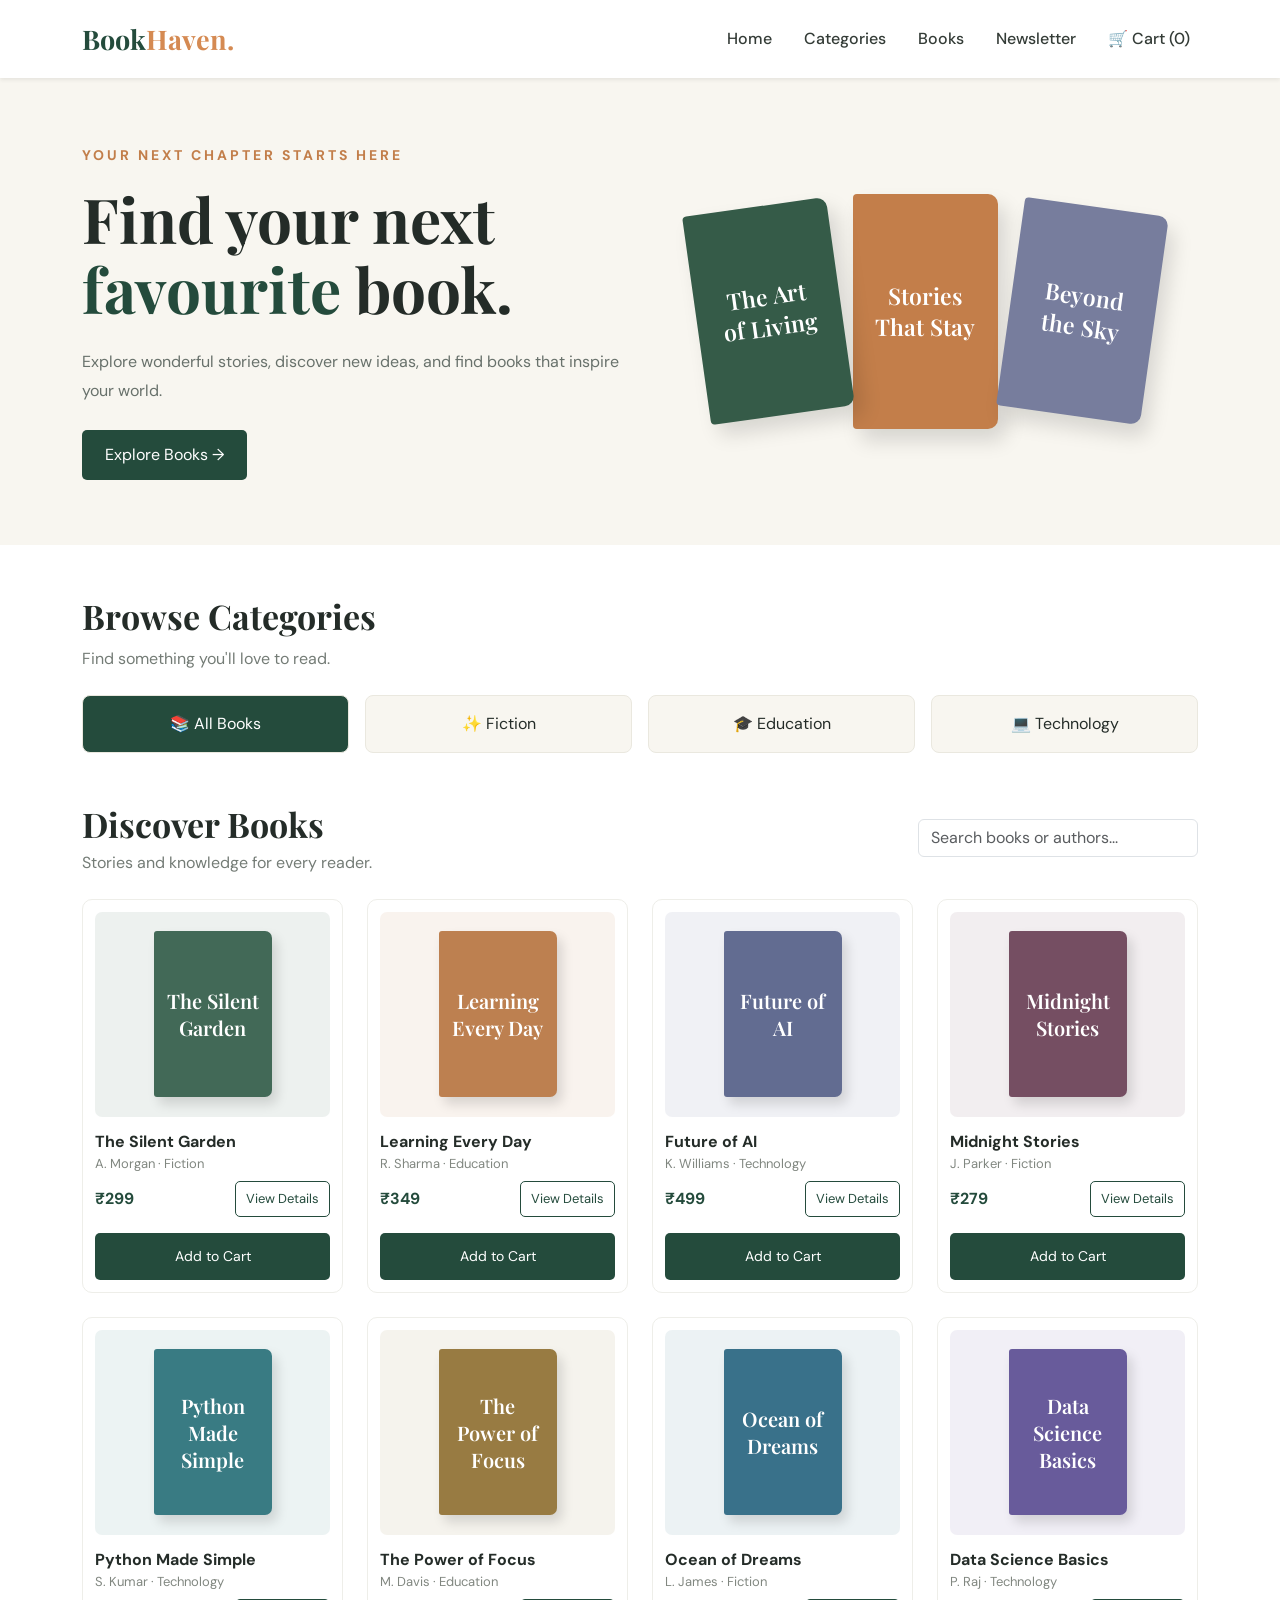
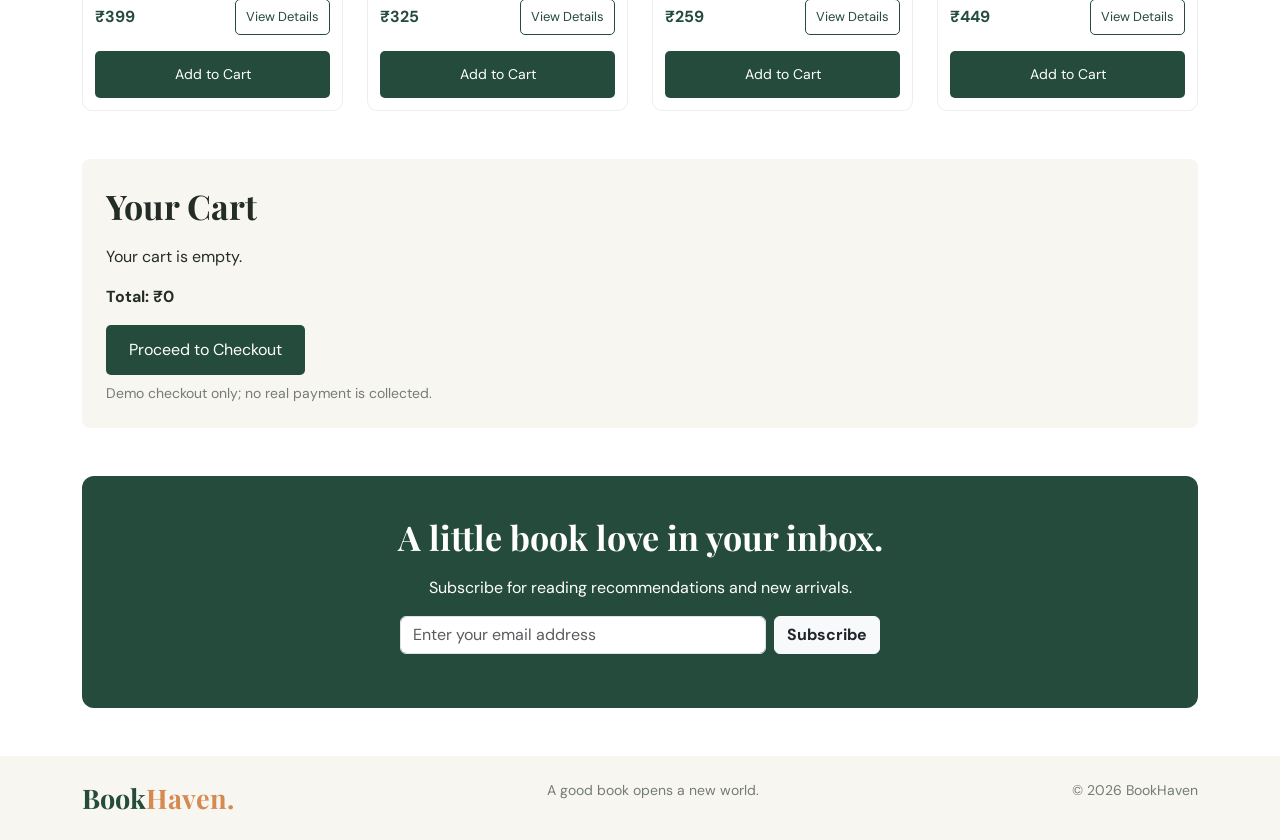
<file: index.html>
<!DOCTYPE html>
<html lang="en">
<head>
<meta charset="UTF-8">
<meta name="viewport" content="width=device-width, initial-scale=1.0">
<title>BookHaven | Online Book Store</title>

<link href="https://cdn.jsdelivr.net/npm/bootstrap@5.3.3/dist/css/bootstrap.min.css" rel="stylesheet">
<link href="https://fonts.googleapis.com/css2?family=DM+Sans:wght@400;500;600;700&family=Playfair+Display:wght@600;700&display=swap" rel="stylesheet">

<style>
:root {
  --green: #244b3c;
  --cream: #f8f6f0;
  --orange: #d58a52;
  --ink: #242c28;
}
* { box-sizing: border-box; }
body {
  margin: 0;
  background: #fff;
  color: var(--ink);
  font-family: 'DM Sans', sans-serif;
}
.navbar { background: white; }
.brand {
  color: var(--green);
  font: 700 27px 'Playfair Display', serif;
}
.brand span { color: var(--orange); }
.nav-link { color: #343c37; font-weight: 500; }
.nav-link:hover { color: var(--orange); }
.hero {
  background: var(--cream);
  padding: 65px 0;
  overflow: hidden;
}
.hero h1 {
  font: 700 clamp(38px, 5vw, 62px) 'Playfair Display', serif;
  line-height: 1.13;
}
.hero h1 span { color: var(--green); }
.hero p { color: #68716b; line-height: 1.8; }
.btn-green {
  background: var(--green);
  color: white;
  border-radius: 5px;
  padding: 12px 22px;
}
.btn-green:hover { background: #18372b; color: white; }
.hero-art {
  min-height: 290px;
  display: flex;
  justify-content: center;
  align-items: center;
  gap: 12px;
}
.book-cover {
  width: 145px;
  height: 210px;
  border-radius: 4px 10px 10px 4px;
  box-shadow: 8px 12px 20px #0002;
  display: flex;
  align-items: center;
  justify-content: center;
  text-align: center;
  padding: 15px;
  color: white;
  font: 600 23px 'Playfair Display', serif;
}
.cover-one { background: #355b48; transform: rotate(-8deg); }
.cover-two { background: #c37e4a; height: 235px; }
.cover-three { background: #777d9d; transform: rotate(8deg); }
.section-title {
  font: 700 34px 'Playfair Display', serif;
}
.muted { color: #747c76; }
.category {
  background: var(--cream);
  border: 1px solid #eae8df;
  border-radius: 8px;
  padding: 16px 10px;
  text-align: center;
  cursor: pointer;
  transition: .2s;
}
.category:hover, .category.active {
  background: var(--green);
  color: white;
}
.book-card {
  border: 1px solid #eeeee9;
  border-radius: 10px;
  padding: 12px;
  height: 100%;
  transition: .2s;
}
.book-card:hover {
  transform: translateY(-4px);
  box-shadow: 0 10px 24px #0000000c;
}
.book-art {
  height: 205px;
  display: flex;
  justify-content: center;
  align-items: center;
  border-radius: 7px;
  margin-bottom: 13px;
}
.book-art span {
  width: 118px;
  height: 166px;
  box-shadow: 5px 7px 12px #0002;
  border-radius: 3px 7px 7px 3px;
  display: flex;
  align-items: center;
  justify-content: center;
  text-align: center;
  padding: 12px;
  color: white;
  font: 600 20px 'Playfair Display', serif;
}
.book-title { font-weight: 700; font-size: 16px; }
.book-author { font-size: 13px; color: #818780; }
.price { color: var(--green); font-weight: 700; }
.small-btn {
  border: 1px solid var(--green);
  color: var(--green);
  background: white;
  border-radius: 5px;
  padding: 7px 10px;
  font-size: 13px;
}
.small-btn:hover { background: var(--green); color: white; }
.newsletter {
  background: var(--green);
  color: white;
  border-radius: 12px;
  padding: 38px;
}
footer { background: #f8f6f0; }
footer a { color: inherit; text-decoration: none; }
@media (max-width: 576px) {
  .hero { padding: 40px 0; }
  .hero-art { min-height: 220px; }
  .book-cover { width: 100px; height: 155px; font-size: 17px; }
  .cover-two { height: 180px; }
  .book-art { height: 165px; }
  .book-art span { width: 100px; height: 135px; font-size: 17px; }
  .section-title { font-size: 28px; }
  .newsletter { padding: 25px 18px; }
}
</style>
</head>

<body>

<nav class="navbar navbar-expand-lg sticky-top shadow-sm">
  <div class="container py-2">
    <a class="navbar-brand brand" href="#">Book<span>Haven.</span></a>
    <button class="navbar-toggler" type="button" data-bs-toggle="collapse"
      data-bs-target="#mainNav" aria-label="Toggle navigation">
      <span class="navbar-toggler-icon"></span>
    </button>
    <div class="collapse navbar-collapse" id="mainNav">
      <ul class="navbar-nav ms-auto align-items-lg-center gap-lg-3">
        <li class="nav-item"><a class="nav-link" href="#home">Home</a></li>
        <li class="nav-item"><a class="nav-link" href="#categories">Categories</a></li>
        <li class="nav-item"><a class="nav-link" href="#books">Books</a></li>
        <li class="nav-item"><a class="nav-link" href="#newsletter">Newsletter</a></li>
        <li class="nav-item"><a class="nav-link" href="#cart">🛒 Cart (<span id="cartCount">0</span>)</a></li>
      </ul>
    </div>
  </div>
</nav>

<section class="hero" id="home">
  <div class="container">
    <div class="row align-items-center">
      <div class="col-lg-6">
        <p class="text-uppercase fw-bold small" style="color:#c27e4a;letter-spacing:3px">
          YOUR NEXT CHAPTER STARTS HERE
        </p>
        <h1>Find your next <span>favourite</span> book.</h1>
        <p class="my-4">Explore wonderful stories, discover new ideas, and find books that inspire your world.</p>
        <a href="#books" class="btn btn-green">Explore Books →</a>
      </div>
      <div class="col-lg-6">
        <div class="hero-art">
          <div class="book-cover cover-one">The Art<br>of Living</div>
          <div class="book-cover cover-two">Stories<br>That Stay</div>
          <div class="book-cover cover-three">Beyond<br>the Sky</div>
        </div>
      </div>
    </div>
  </div>
</section>

<section class="container py-5" id="categories">
  <div class="mb-4">
    <h2 class="section-title">Browse Categories</h2>
    <p class="muted">Find something you'll love to read.</p>
  </div>
  <div class="row g-3">
    <div class="col-6 col-md-3"><div class="category active" data-category="All">📚 All Books</div></div>
    <div class="col-6 col-md-3"><div class="category" data-category="Fiction">✨ Fiction</div></div>
    <div class="col-6 col-md-3"><div class="category" data-category="Education">🎓 Education</div></div>
    <div class="col-6 col-md-3"><div class="category" data-category="Technology">💻 Technology</div></div>
  </div>
</section>

<section class="container pb-5" id="books">
  <div class="d-flex flex-wrap justify-content-between align-items-center gap-3 mb-4">
    <div>
      <h2 class="section-title mb-1">Discover Books</h2>
      <p class="muted mb-0">Stories and knowledge for every reader.</p>
    </div>
    <input id="searchBox" class="form-control" style="max-width:280px"
      placeholder="Search books or authors..." aria-label="Search books">
  </div>
  <div class="row g-4" id="bookList"></div>
  <p id="noResults" class="text-center muted py-4" hidden>No books found. Try another search.</p>
</section>

<section class="container pb-5" id="cart">
  <div class="p-4 rounded-3" style="background:#f8f6f0">
    <h2 class="section-title">Your Cart</h2>
    <div id="cartItems" class="my-3">Your cart is empty.</div>
    <div class="fw-bold mb-3" id="cartTotal">Total: ₹0</div>
    <button class="btn btn-green" onclick="checkout()">Proceed to Checkout</button>
    <p class="small muted mt-2 mb-0">Demo checkout only; no real payment is collected.</p>
  </div>
</section>

<section class="container pb-5" id="newsletter">
  <div class="newsletter text-center">
    <h2 class="section-title">A little book love in your inbox.</h2>
    <p class="my-3">Subscribe for reading recommendations and new arrivals.</p>
    <form id="newsletterForm" class="d-flex flex-column flex-sm-row gap-2 mx-auto"
      style="max-width:480px">
      <input class="form-control" type="email" id="emailInput"
        placeholder="Enter your email address" required>
      <button class="btn btn-light text-dark fw-bold" type="submit">Subscribe</button>
    </form>
    <p id="newsletterMessage" class="small mt-3 mb-0"></p>
  </div>
</section>

<footer class="py-4">
  <div class="container d-flex flex-wrap justify-content-between gap-2">
    <span class="brand">Book<span>Haven.</span></span>
    <span class="muted small">A good book opens a new world.</span>
    <span class="muted small">© 2026 BookHaven</span>
  </div>
</footer>

<!-- Book Details Modal -->
<div class="modal fade" id="bookModal" tabindex="-1" aria-hidden="true">
  <div class="modal-dialog modal-dialog-centered">
    <div class="modal-content">
      <div class="modal-header">
        <h5 class="modal-title">Book Details</h5>
        <button type="button" class="btn-close" data-bs-dismiss="modal" aria-label="Close"></button>
      </div>
      <div class="modal-body" id="bookDetails"></div>
    </div>
  </div>
</div>

<script src="https://cdn.jsdelivr.net/npm/bootstrap@5.3.3/dist/js/bootstrap.bundle.min.js"></script>
<script>
const books = [
  {id:1,title:"The Silent Garden",author:"A. Morgan",category:"Fiction",price:299,color:"#426957",description:"A moving story about family, hope and the unexpected paths that lead us home."},
  {id:2,title:"Learning Every Day",author:"R. Sharma",category:"Education",price:349,color:"#bd8050",description:"A practical guide to building better learning habits and lifelong curiosity."},
  {id:3,title:"Future of AI",author:"K. Williams",category:"Technology",price:499,color:"#626c91",description:"An introduction to artificial intelligence, machine learning and emerging technology."},
  {id:4,title:"Midnight Stories",author:"J. Parker",category:"Fiction",price:279,color:"#754e62",description:"A collection of intriguing short stories filled with mystery and imagination."},
  {id:5,title:"Python Made Simple",author:"S. Kumar",category:"Technology",price:399,color:"#397b83",description:"Learn programming concepts through clear explanations and beginner-friendly examples."},
  {id:6,title:"The Power of Focus",author:"M. Davis",category:"Education",price:325,color:"#987b42",description:"Explore simple strategies for improving focus, planning and personal productivity."},
  {id:7,title:"Ocean of Dreams",author:"L. James",category:"Fiction",price:259,color:"#39718a",description:"An adventurous tale of courage, friendship and discovery across the sea."},
  {id:8,title:"Data Science Basics",author:"P. Raj",category:"Technology",price:449,color:"#685b9b",description:"Discover data analysis, visualization and core data science concepts."}
];

let selectedCategory = "All";
let cart = [];

function renderBooks() {
  const query = document.getElementById("searchBox").value.toLowerCase();
  const filtered = books.filter(b =>
    (selectedCategory === "All" || b.category === selectedCategory) &&
    (b.title.toLowerCase().includes(query) ||
     b.author.toLowerCase().includes(query))
  );

  document.getElementById("noResults").hidden = filtered.length > 0;
  document.getElementById("bookList").innerHTML = filtered.map(b => `
    <div class="col-6 col-md-4 col-lg-3">
      <article class="book-card">
        <div class="book-art" style="background:${b.color}18">
          <span style="background:${b.color}">${b.title}</span>
        </div>
        <div class="book-title">${b.title}</div>
        <div class="book-author mb-2">${b.author} · ${b.category}</div>
        <div class="d-flex justify-content-between align-items-center flex-wrap gap-2">
          <span class="price">₹${b.price}</span>
          <button class="small-btn" onclick="showDetails(${b.id})">View Details</button>
        </div>
        <button class="btn btn-green btn-sm w-100 mt-3" onclick="addToCart(${b.id})">
          Add to Cart
        </button>
      </article>
    </div>
  `).join("");
}

function showDetails(id) {
  const b = books.find(book => book.id === id);
  document.getElementById("bookDetails").innerHTML = `
    <div class="p-4 text-center rounded mb-3" style="background:${b.color}18">
      <div class="book-cover mx-auto" style="background:${b.color};transform:none">${b.title}</div>
    </div>
    <h4>${b.title}</h4>
    <p class="muted">By ${b.author} · ${b.category}</p>
    <h5 class="price">₹${b.price}</h5>
    <p>${b.description}</p>
    <button class="btn btn-green" onclick="addToCart(${b.id});bootstrap.Modal.getInstance(document.getElementById('bookModal')).hide()">Add to Cart</button>
  `;
  bootstrap.Modal.getOrCreateInstance(document.getElementById("bookModal")).show();
}

function addToCart(id) {
  const b = books.find(book => book.id === id);
  cart.push(b);
  document.getElementById("cartCount").textContent = cart.length;
  renderCart();
}

function renderCart() {
  document.getElementById("cartItems").innerHTML = cart.length
    ? cart.map((b,i) => `
      <div class="d-flex justify-content-between align-items-center border-bottom py-2 gap-2">
        <span>${b.title} — ₹${b.price}</span>
        <button class="small-btn" onclick="removeFromCart(${i})">Remove</button>
      </div>`).join("")
    : "Your cart is empty.";
  document.getElementById("cartTotal").textContent =
    "Total: ₹" + cart.reduce((sum,b) => sum + b.price, 0);
}

function removeFromCart(index) {
  cart.splice(index,1);
  document.getElementById("cartCount").textContent = cart.length;
  renderCart();
}

function checkout() {
  if (!cart.length) return alert("Your cart is empty!");
  alert("Demo checkout successful! Total: ₹" +
    cart.reduce((sum,b) => sum + b.price,0));
  cart = [];
  document.getElementById("cartCount").textContent = 0;
  renderCart();
}

document.getElementById("searchBox").addEventListener("input",renderBooks);

document.querySelectorAll(".category").forEach(el => {
  el.addEventListener("click", () => {
    document.querySelectorAll(".category").forEach(c => c.classList.remove("active"));
    el.classList.add("active");
    selectedCategory = el.dataset.category;
    renderBooks();
  });
});

document.getElementById("newsletterForm").addEventListener("submit",e => {
  e.preventDefault();
  document.getElementById("newsletterMessage").textContent =
    "Thank you for subscribing! Backend integration is required to save your email.";
  e.target.reset();
});

renderBooks();
</script>
</body>
</html>
</file>
